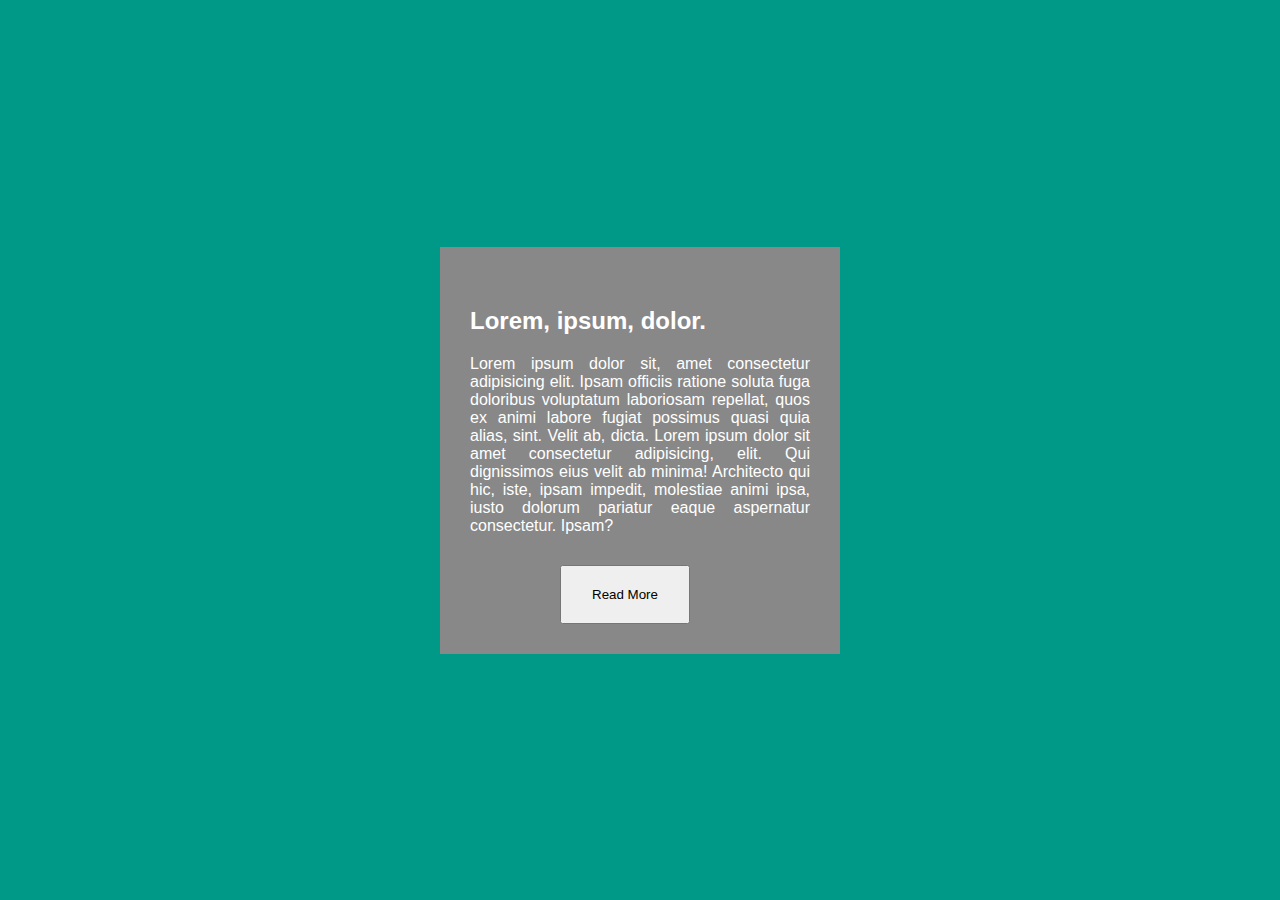
<file: 01_Read more-Read less/index.html>
<!DOCTYPE html>
<html lang="en">
<head>
	<meta charset="UTF-8">
	<meta name="viewport" content="width=device-width, initial-scale=1.0">
	<title>Javascript class-9 || 44</title>
	<link rel="stylesheet" href="style.css">

</head>
<body>

	<div class="card">
		<h2>Lorem, ipsum, dolor.</h2>
		<div class="card-body">
			<p>
				Lorem ipsum dolor sit, amet consectetur adipisicing elit. Ipsam officiis ratione soluta fuga doloribus voluptatum laboriosam repellat, quos ex animi labore fugiat possimus quasi quia alias, sint. Velit ab, dicta. Lorem ipsum dolor sit amet consectetur adipisicing, elit. Qui dignissimos eius velit ab minima! Architecto qui hic, iste, ipsam impedit, molestiae animi ipsa, iusto dolorum pariatur eaque aspernatur consectetur. Ipsam? <span class="less" id="text">Lorem, ipsum dolor sit, amet consectetur adipisicing elit. Placeat, odio, recusandae? Animi atque dolore nulla deleniti, excepturi, corrupti optio eius. Lorem ipsum dolor si.</span>
			</p>
			<button id="btn">Read More</button>
		</div>
	</div>
	


	<script src="https://ajax.googleapis.com/ajax/libs/jquery/3.6.4/jquery.min.js"></script>
	<script src="main.js"></script>
</body>
</html>
</file>
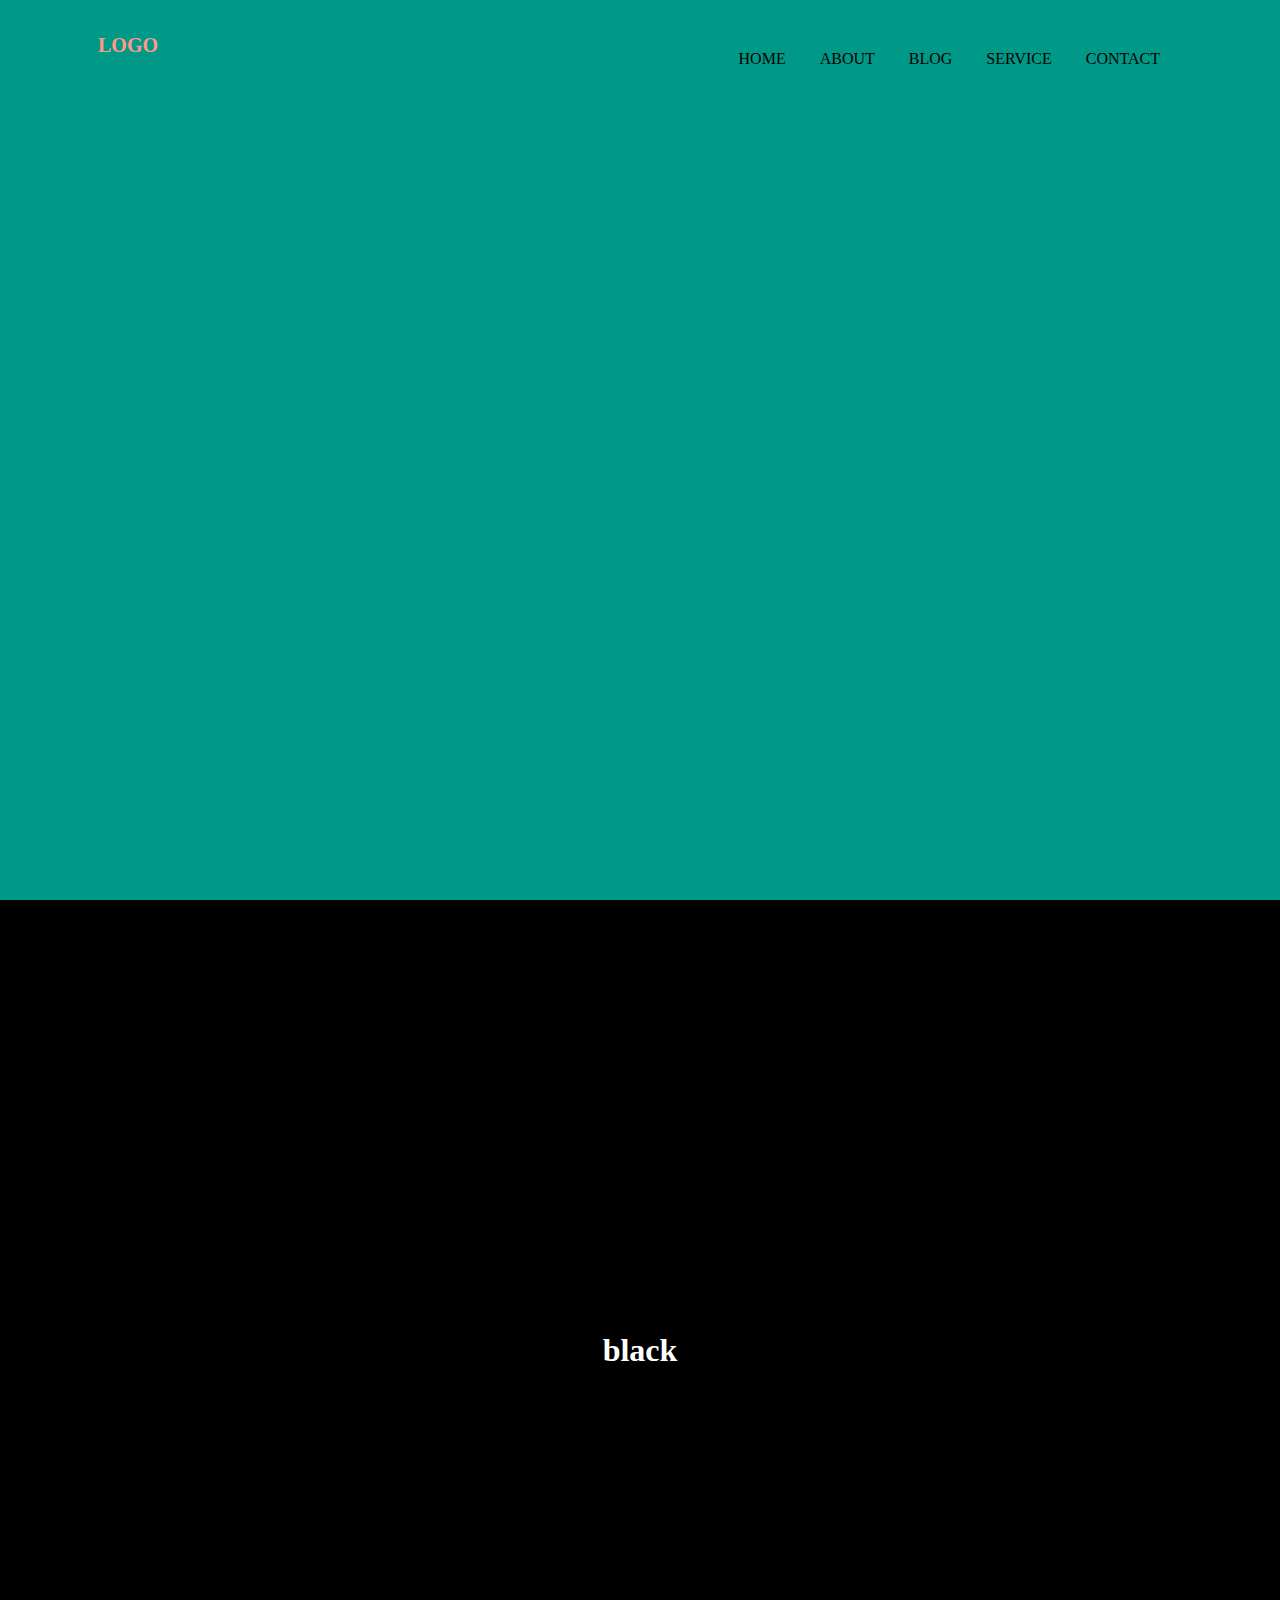
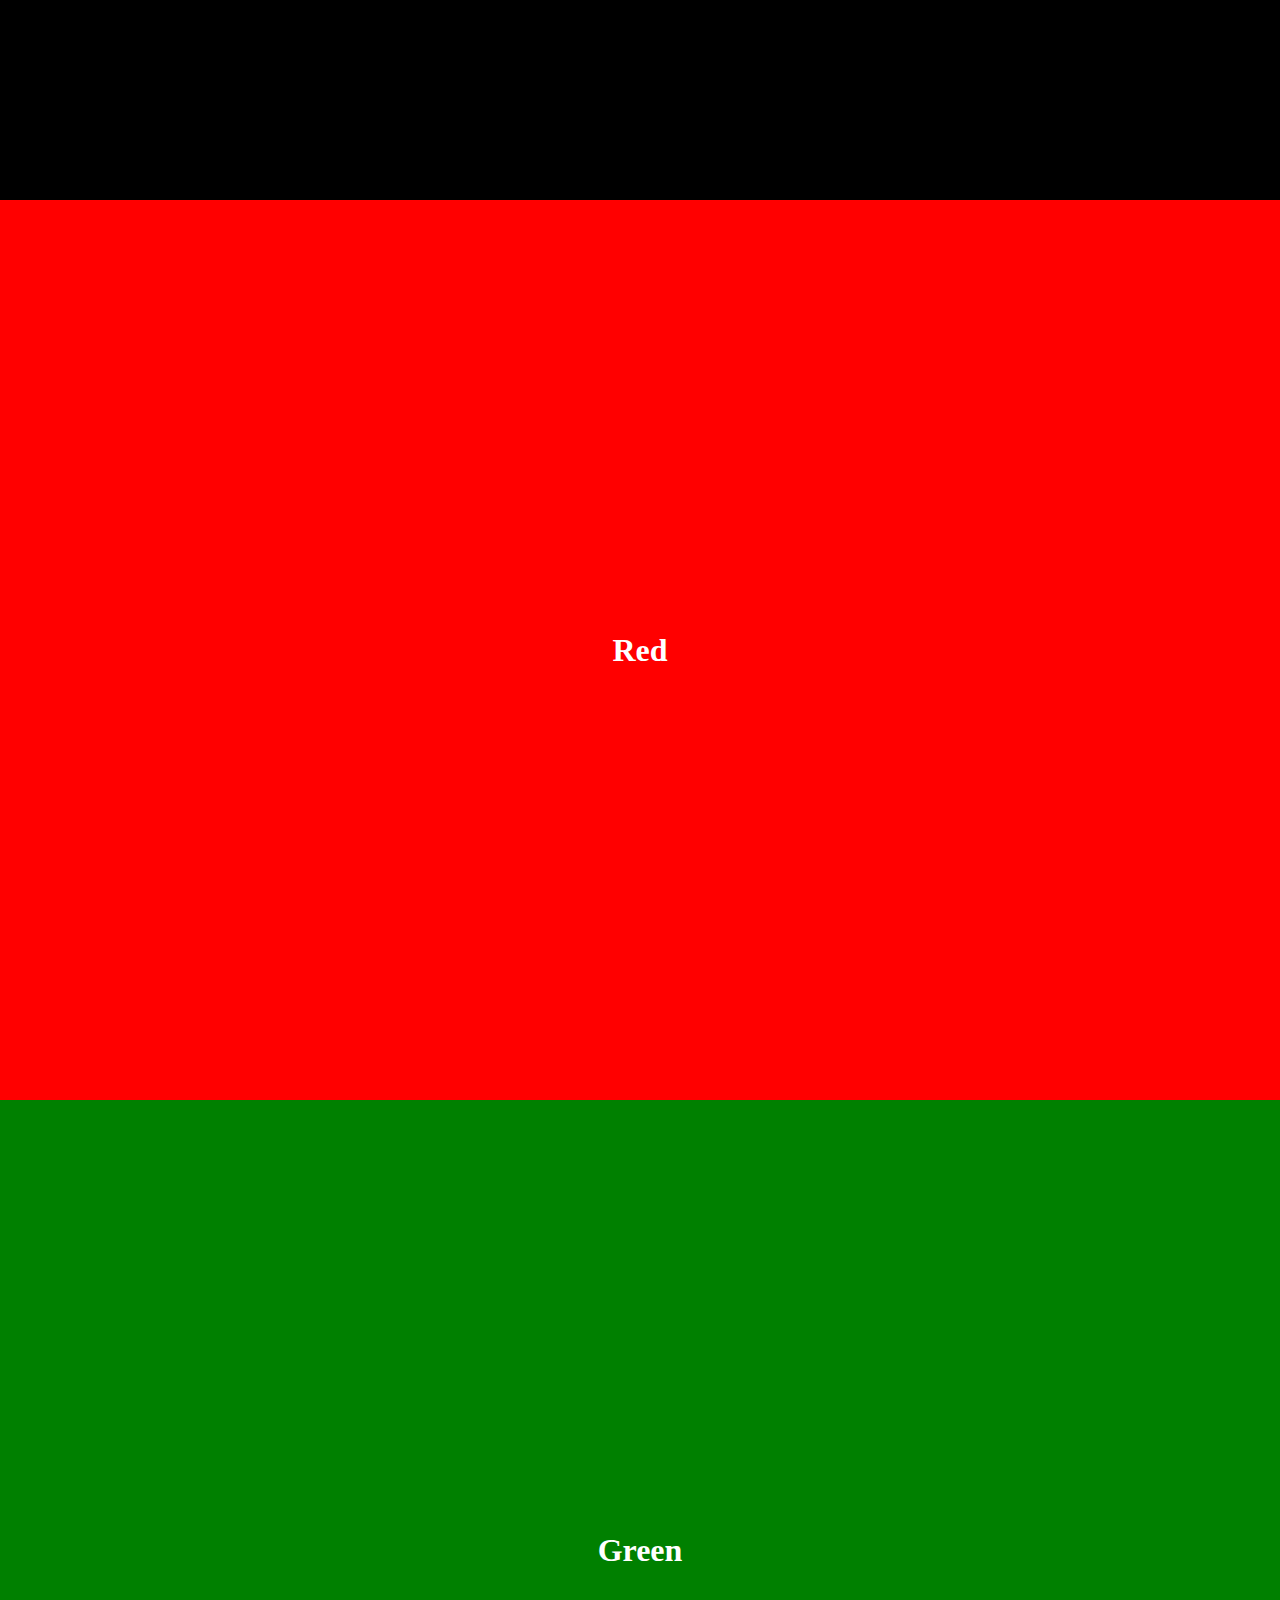
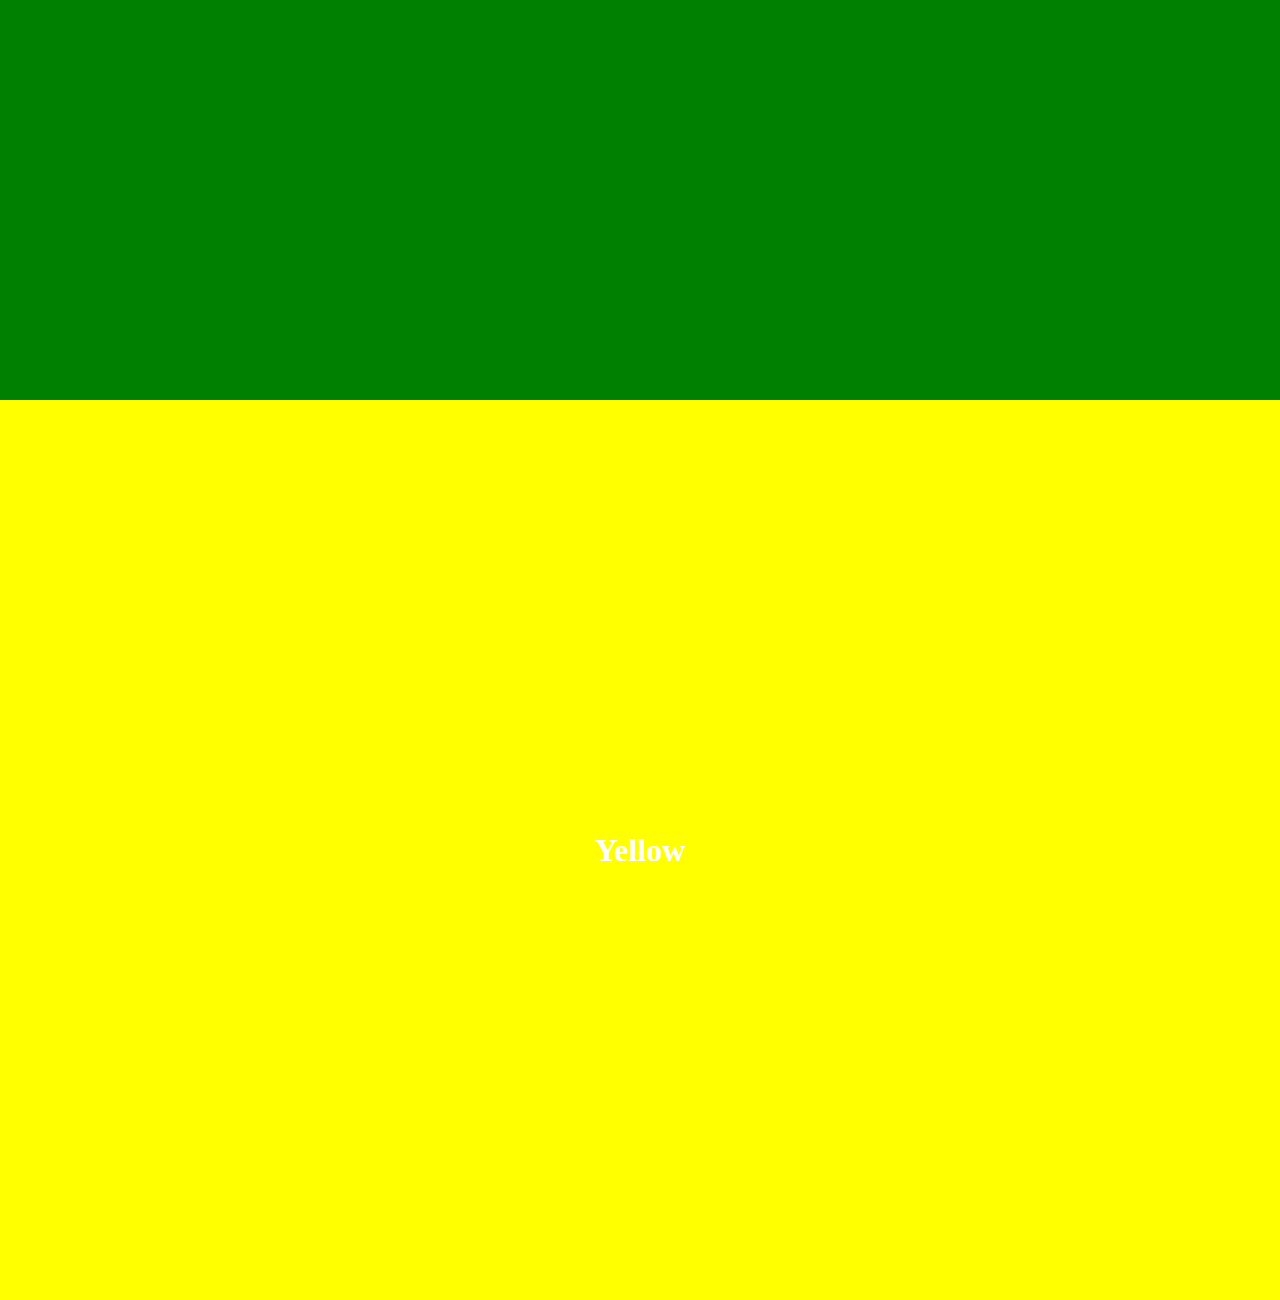
<file: 02_Scroll menu/index.html>
<!DOCTYPE html>
<html lang="en">
<head>
	<meta charset="UTF-8">
	<meta name="viewport" content="width=device-width, initial-scale=1.0">
	<title>Javascript class-9 || 44</title>
	<link rel="stylesheet" href="style.css">

</head>
<body>

	<section class="home">
		<nav id="nav">
			<div class="logo">
				<a href="#">Logo</a>
			</div>
			<ul>
				<li><a href="#">Home</a></li>
				<li><a href="#">About</a></li>
				<li><a href="#">Blog</a></li>
				<li><a href="#">Service</a></li>
				<li><a href="#">Contact</a></li>
			</ul>

			<div class="prants" id="navbtn">
				<div class="child"></div>
				<div class="child"></div>
				<div class="child"></div>
			</div>

		</nav>

		<ul class="nav-item" id="navItem">
			<li><a href="#">Home</a></li>
			<li><a href="#">About</a></li>
			<li><a href="#">Blog</a></li>
			<li><a href="#">Service</a></li>
			<li><a href="#">Contact</a></li>
		</ul>

	</section>
	<section class="green">
		<h1>black</h1>
	</section>
	<section class="red" >
		<h1>Red</h1>
	</section>
	<section class="black">
		<h1>Green</h1>
	</section>
	<section class="yellow">
		<h1>Yellow</h1>
	</section>

	<div class="scroll" id="scrollTop">
		<a href="#">Top</a>
	</div>



	<script src="main.js"></script>
</body>
</html>
</file>
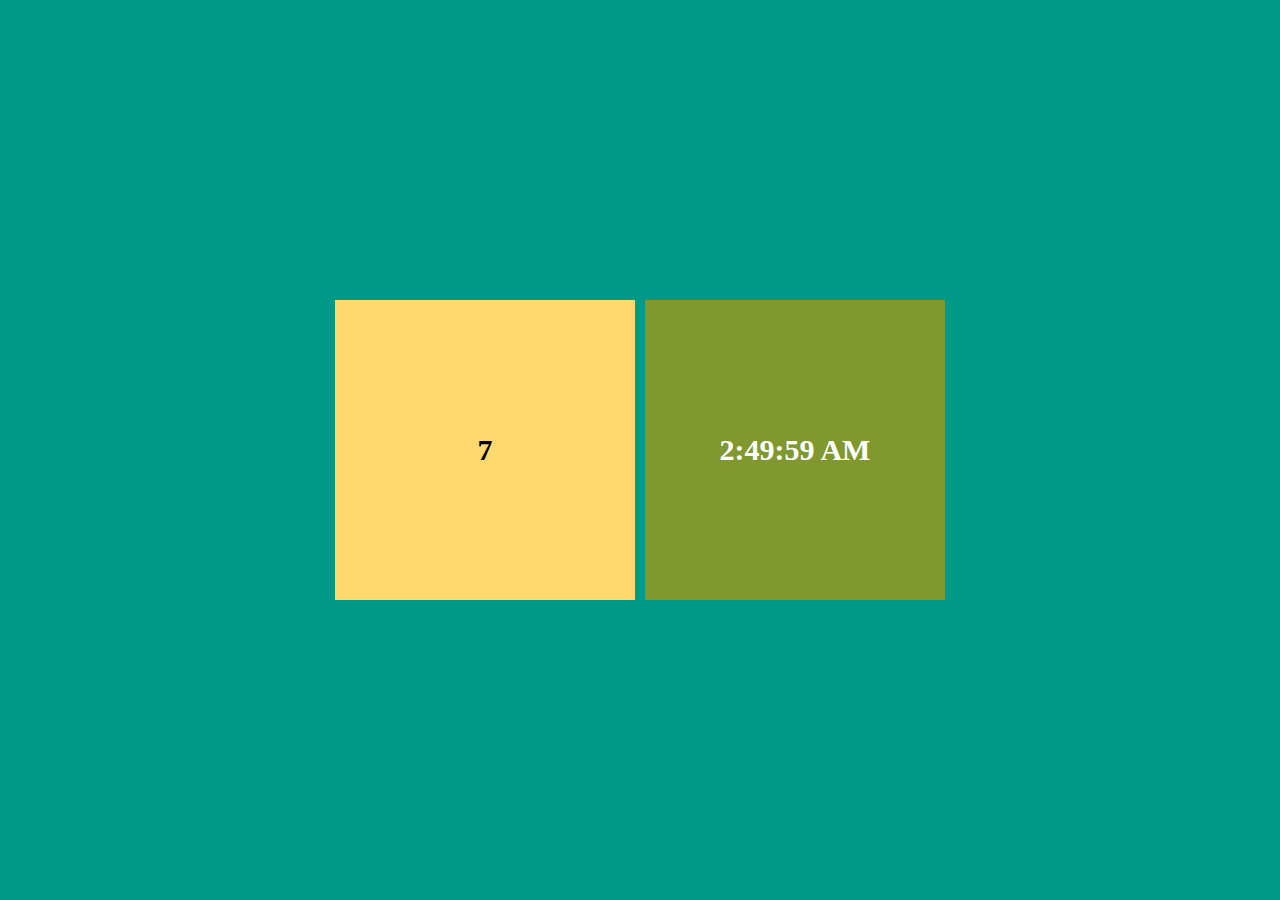
<file: 05_Counter and Time/index.html>
<!DOCTYPE html>
<html lang="en">
<head>
	<meta charset="UTF-8">
	<meta name="viewport" content="width=device-width, initial-scale=1.0">
	<title>Javascript class-9 || 44</title>
	<link rel="stylesheet" href="style.css">

</head>
<body>

	<div class="counter" id="counterUp"></div>
	<div id="time"></div>
	


	<script src="main.js"></script>
</body>
</html>
</file>
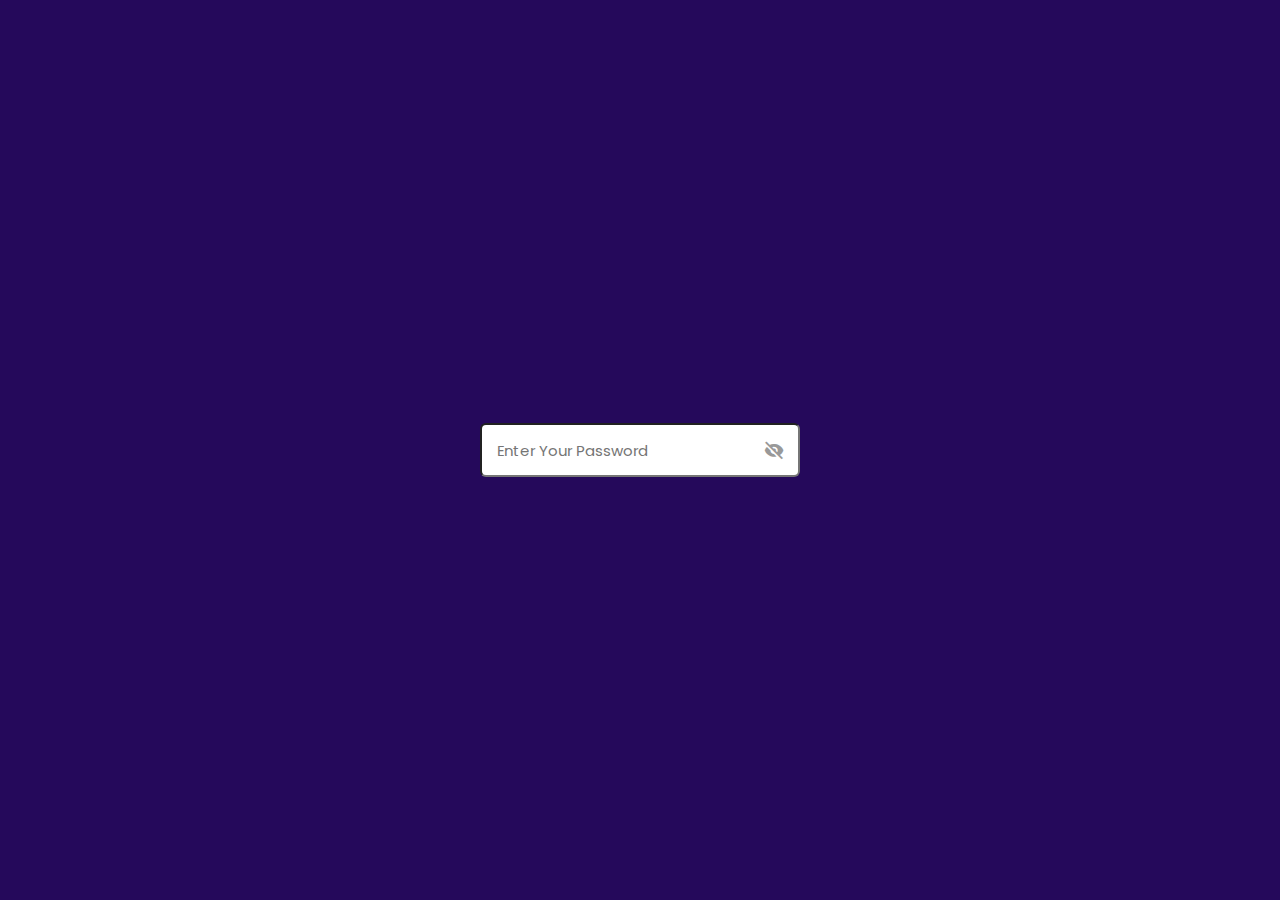
<file: 08_Password icon show hide/index.html>
<!DOCTYPE html>
<html lang="en">
<head>
	<meta charset="UTF-8">
	<meta name="viewport" content="width=device-width, initial-scale=1.0">
	<title>Password Show Hide icon</title>
	<link href='https://unpkg.com/boxicons@2.1.4/css/boxicons.min.css' rel='stylesheet'>
	<link rel="stylesheet" href="css/style.css">
</head>
<body>
	<div class="container">
		<form action="#">
			<div class="input">
				<input type="password" placeholder="Enter Your Password" id="pass">
				<i class='bx bxs-hide' id="hide-icon"></i>
				<!-- <i class='bx bxs-show' id="show-icon"></i> -->
			</div>
		</form>
	</div>


	<!-- javascript -->
	<script src="js/jquery-3.6.4.min.js"></script>
	<script src="js/meain.js"></script>
</body>
</html>
</file>
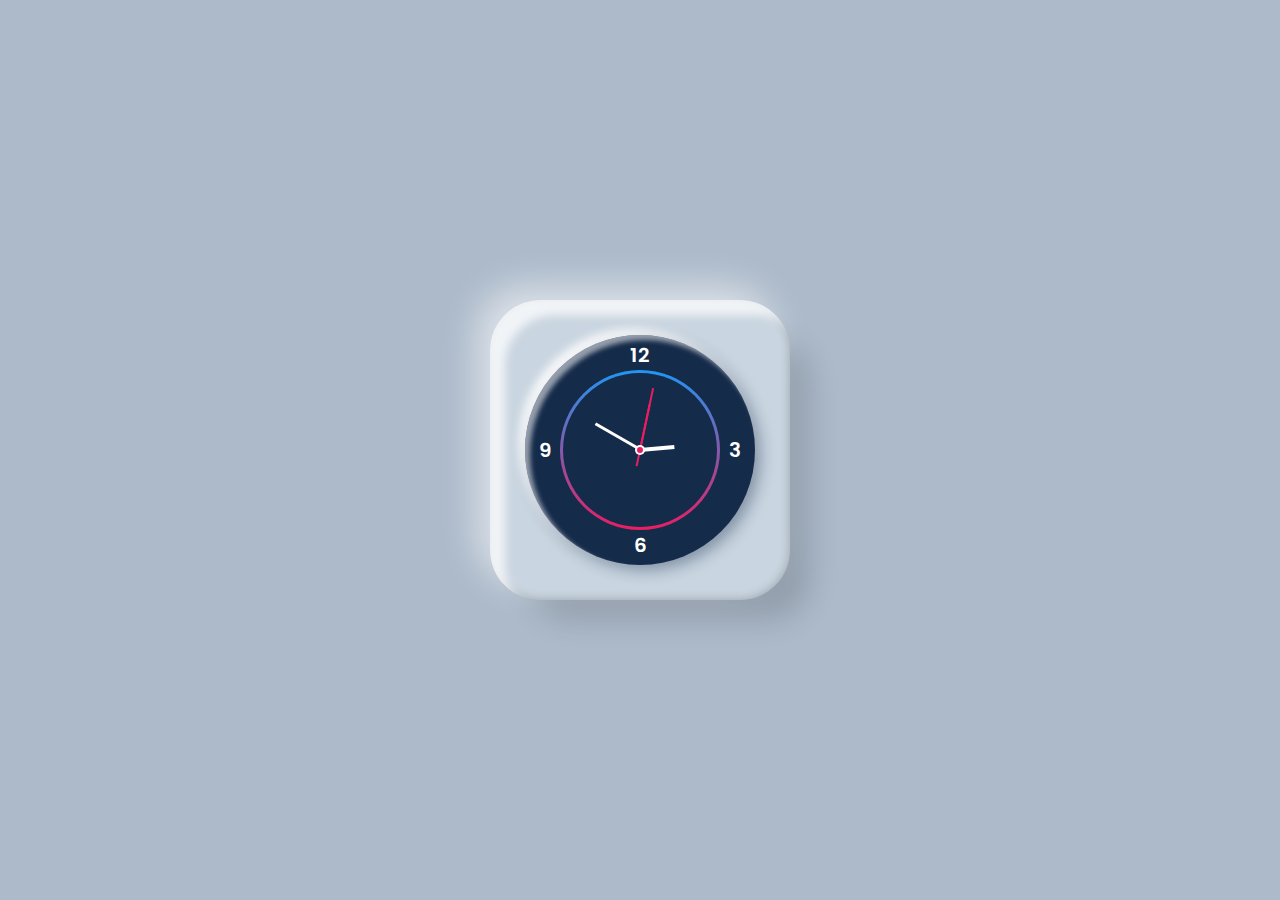
<file: 10_Animated Analog Clock/index.html>
<!DOCTYPE html>
<html lang="en">
<head>
	<meta charset="UTF-8">
	<meta name="viewport" content="width=device-width, initial-scale=1.0">
	<title>Animated Analog Clock</title>
	<!-- <link rel="stylesheet" href="https://cdnjs.cloudflare.com/ajax/libs/font-awesome/6.2.1/css/all.min.css" integrity="sha512-MV7K8+y+gLIBoVD59lQIYicR65iaqukzvf/nwasF0nqhPay5w/9lJmVM2hMDcnK1OnMGCdVK+iQrJ7lzPJQd1w==" crossorigin="anonymous" referrerpolicy="no-referrer" /> -->
	<link rel="stylesheet" href="css/style.css">
</head>
<body>
	
	<div class="clock">
		<div class="numbers">
			<span style="--i:0;"><b>12</b></span>
			<span style="--i:1;"><b>3</b></span>
			<span style="--i:2;"><b>6</b></span>
			<span style="--i:3;"><b>9</b></span>

			<div class="circle" id="hr"><i></i></div>
			<div class="circle" id="mn"><i></i></div>
			<div class="circle" id="sc"><i></i></div>
		</div>
	</div>


	<!-- javascript -->
	<script src="js/jquery-3.6.4.min.js"></script>
	<script src="js/meain.js"></script>
</body>
</html>
</file>
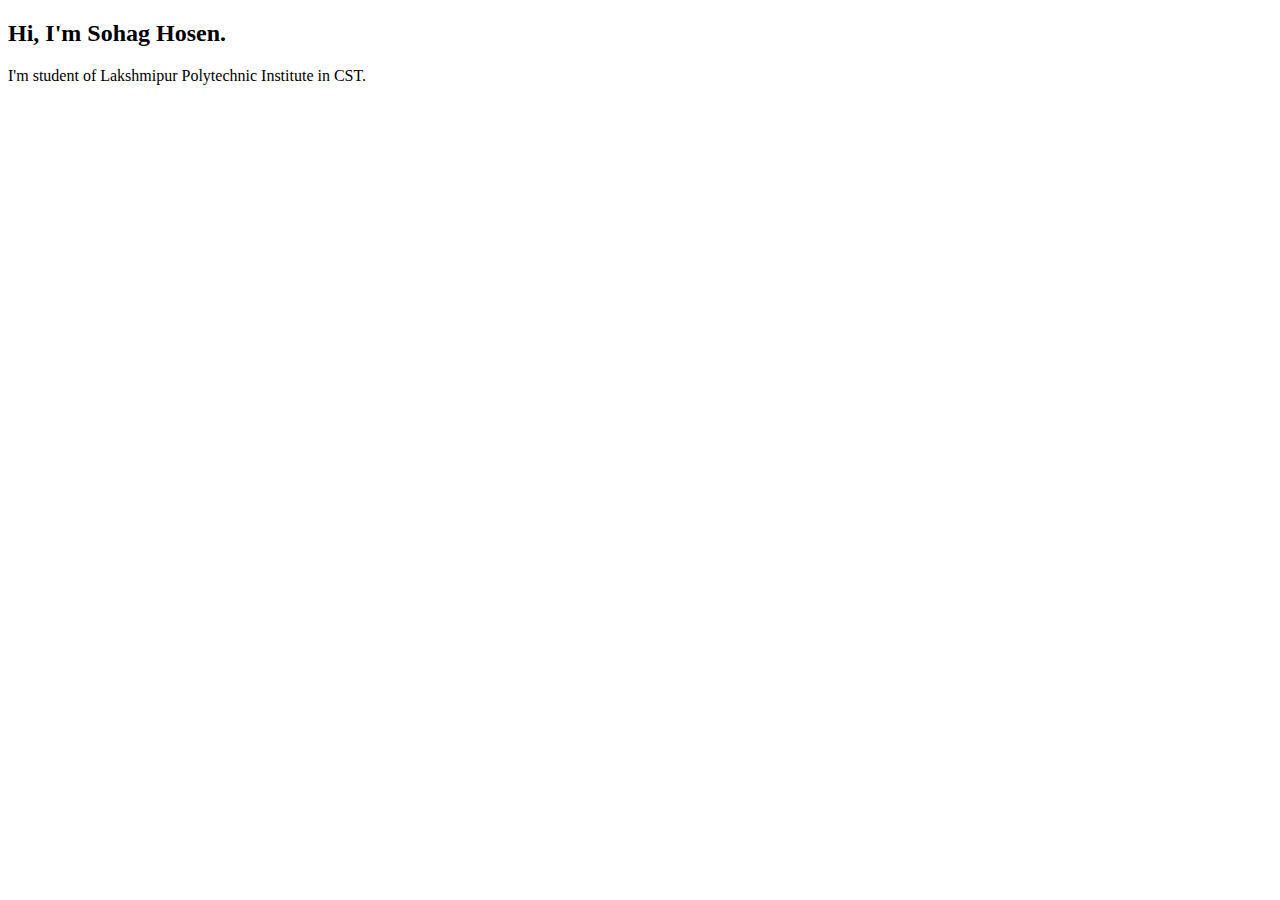
<file: 12_Google Translate add/index.html>
<!DOCTYPE html>
<html lang="en">
<head>
	<meta charset="UTF-8">
	<meta name="viewport" content="width=device-width, initial-scale=1.0">
	<title>Google Translate Add </title>
</head>
<body>
	<h2>Hi, I'm Sohag Hosen.</h2>
	<p>I'm student of Lakshmipur Polytechnic Institute in CST.</p>

	<div id="google_element"></div>

	<script src="http://translate.google.com/translate_a/element.js?cb=loadGoogleTranslate"></script>
	<script>
		function loadGoogleTranslate(){
			new google.translate.TranslateElement("google_element");
		}
	</script>
</body>
</html>
</file>
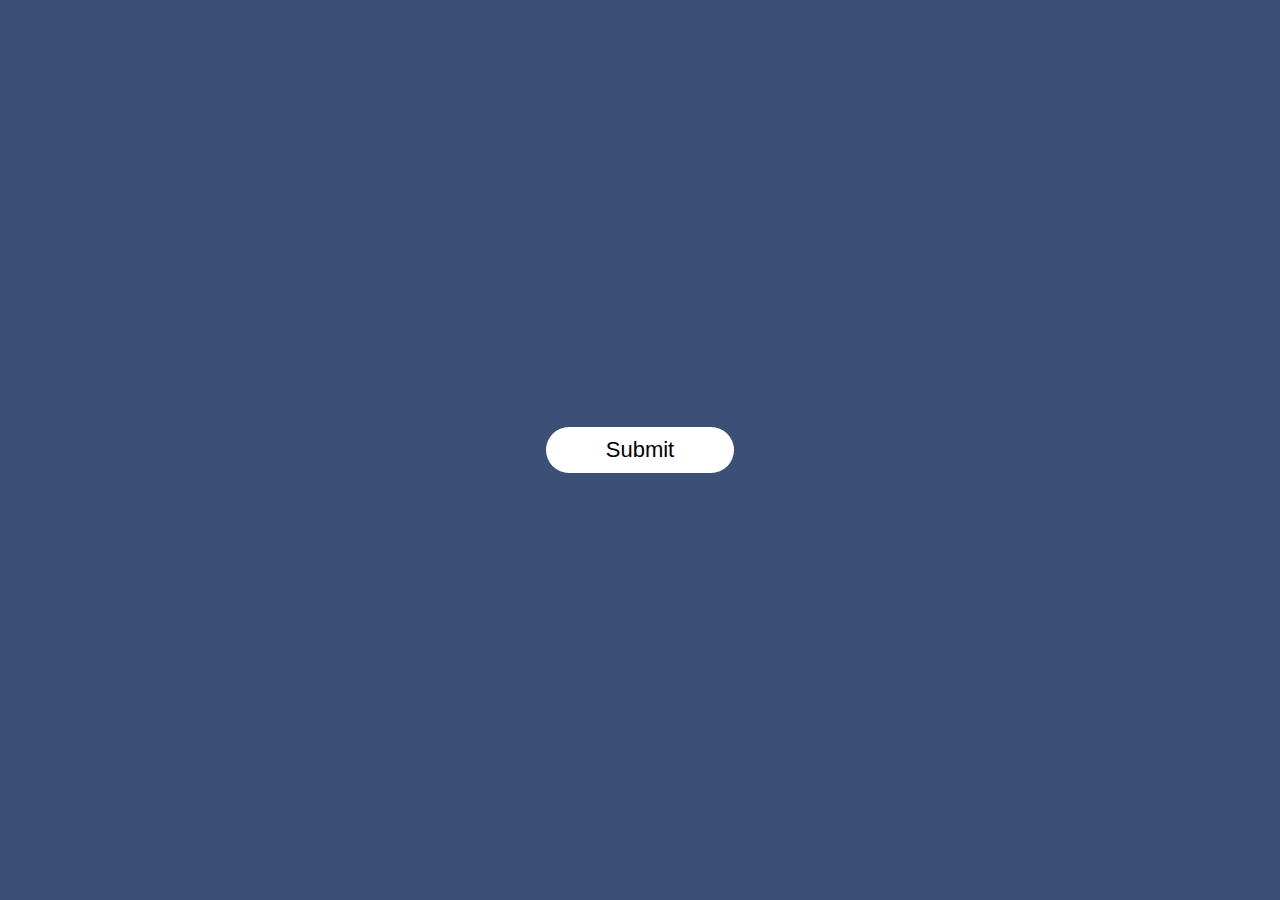
<file: 15_JS Popup/index.html>
<!DOCTYPE html>
<html lang="en">
<head>
    <meta charset="UTF-8">
    <meta name="viewport" content="width=device-width, initial-scale=1.0">
    <title>JS Popup</title>
    <link rel="stylesheet" href="style.css">
</head>
<body>
    
    <div class="container">
        <button type="submit" class="btn" onclick="openPopup()" >Submit</button>

        <!-- ------- POPUP ------------- -->

        <div class="popup" id="popup">
            <img src="tick.png" alt="..">
            <h2>Thank You!</h2>
            <p>Your details has been successfully submitted. Thanks!</p>
            <button type="submit" onclick="closePopup()">OK</button>
        </div>
    </div>


    <script src="main.js"></script>
</body>
</html>
</file>
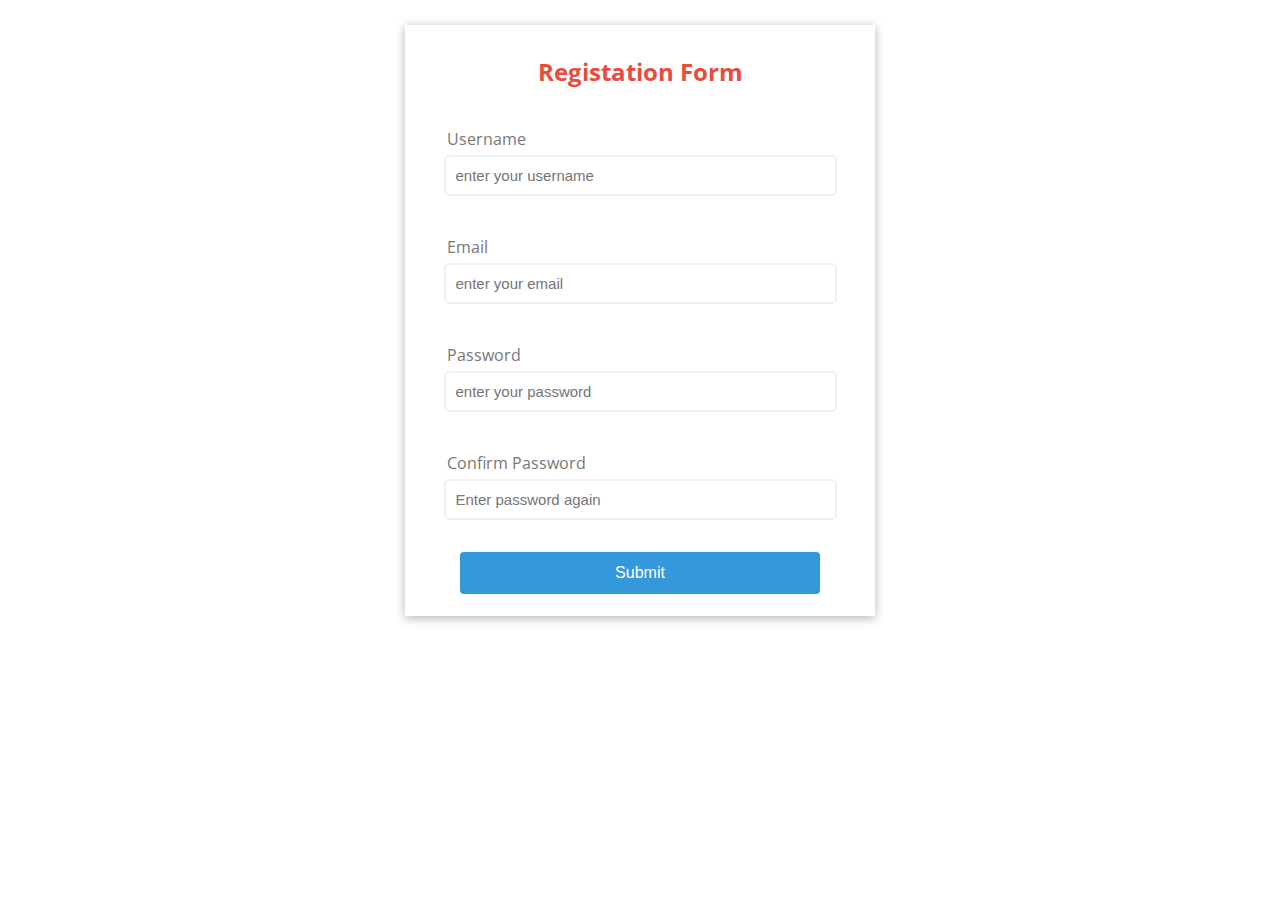
<file: 16_Form Validation/index.html>
<!DOCTYPE html>
<html lang="en">
<head>
	<meta charset="UTF-8">
	<meta name="viewport" content="width=device-width, initial-scale=1.0">
	<title>Form Validation Project</title>
	<link rel="stylesheet" href="style.css">
</head>
<body>

	<form action="" method="POST" id="Form">
		<div class="container">
			<h2>Registation Form</h2>

			<div class="form-control">
				<label for="username">Username</label>
				<input type="text" id="username" placeholder="enter your username">
				<small>Error Message</small>
			</div>

			<div class="form-control">
				<label for="email">Email</label>
				<input type="email" id="email" placeholder="enter your email">
				<small>Error Message</small>
			</div>

			<div class="form-control">
				<label for="password">Password</label>
				<input type="password" id="password" placeholder="enter your password">
				<small>Error Message</small>
			</div>

			<div class="form-control">
				<label for="password2">Confirm Password</label>
				<input type="password" id="password2" placeholder="Enter password again">
				<small>Error Message</small>
			</div>

			<button class="btn">Submit</button>
		</div>
	</form>
	
		
	

	<script src="main.js"></script>
</body>
</html>
</file>
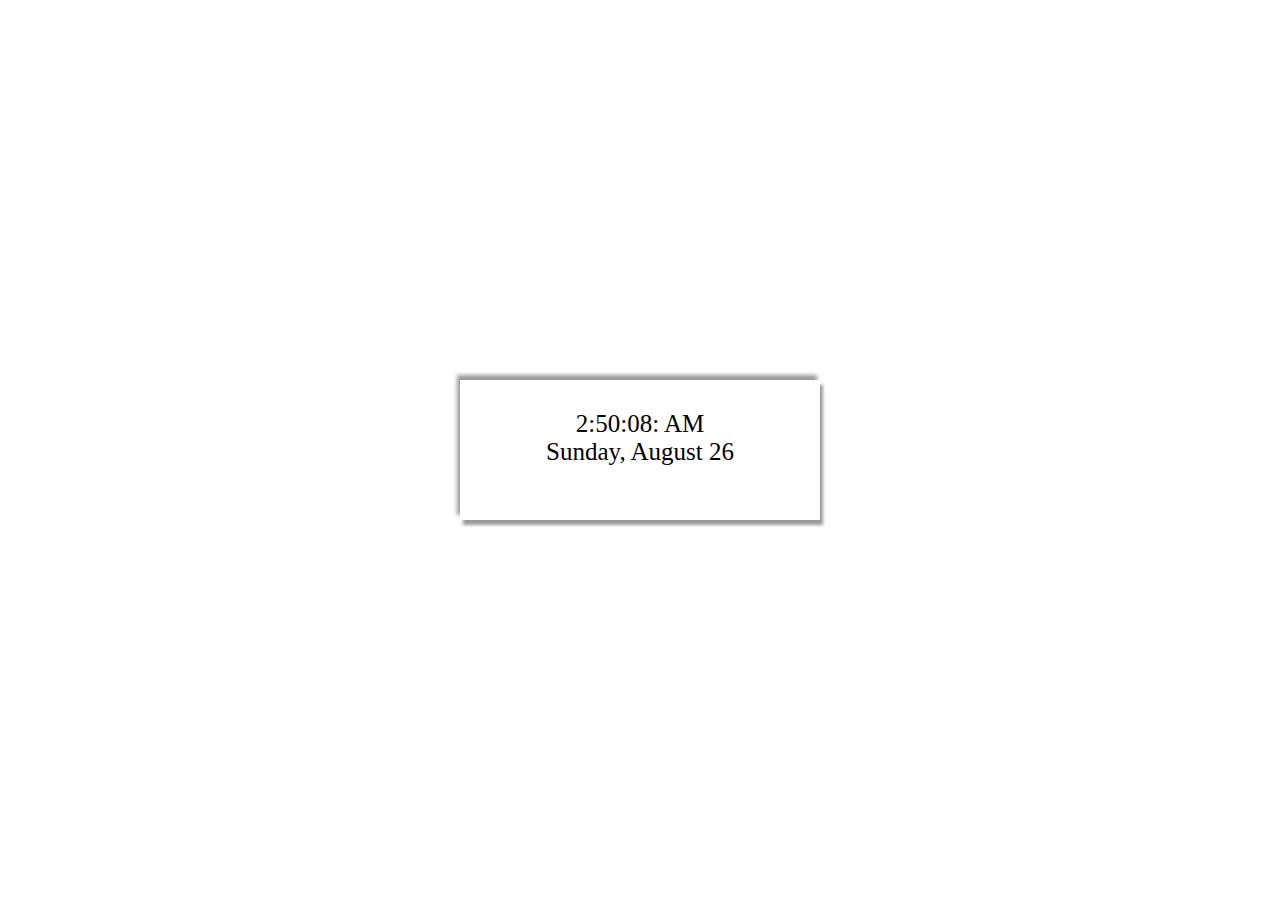
<file: 18_Digital Watch/index.html>
<!DOCTYPE html>
<html lang="en">
<head>
	<meta charset="UTF-8">
	<meta name="viewport" content="width=device-width, initial-scale=1.0">
	<title>Digital Watch</title>

	<!-- Cursor cdn Link -->
	<!-- <script src="https://cdn.jsdelivr.net/npm/kursor@0.0.14/dist/kursor.js"></script>
	 <link rel="stylesheet" href="https://unpkg.com/kursor/dist/kursor.css"> -->

	<link rel="stylesheet" href="style.css">
</head>
<body>

	<div class="myWatch">
		<span class="H"></span>
		<span class="M"></span><br>
		<span class="date"></span>
	</div>


	
	<script>
        // new kursor({
        //     type: 1
        // });

        function myTime() {
        	var myDate = new Date();
        	var hr, min = (myDate.getMinutes() < 10) ? "0" + myDate.getMinutes() : myDate.getMinutes(), sec = (myDate.getSeconds() < 10) ? "0" + myDate.getSeconds() : myDate.getSeconds(), M = (myDate.getHours() >= 12) ? "PM" : "AM";

        	if(myDate.getHours() == 0) {
        		hr = 12;
        	}else if (myDate.getHours() > 12) {
        		hr = myDate.getHours() - 12;
        	}else{
        		hr = myDate.getHours();
        	}

        	var currentTime = hr + ":" + min + ":" + sec + ":";

        	document.getElementsByClassName("H")[0].innerHTML = currentTime;
        	document.getElementsByClassName("M")[0].innerHTML = M;

        	var myDay = ['Sunday', 'Monday', 'Tuesday', 'Wednesday', 'Thursday', 'Friday', 'Saturday'],
        	myMonth = ['January', 'February', 'March', 'April', 'June', 'July', 'August', 'September', 'Octobar', 'November', 'December'],
			day = myDate.getDate();

			var currentDate = myDay[myDate.getDay()] + ', ' + myMonth[myDate.getMonth()] +" "+ day;
			document.getElementsByClassName('date')[0].innerHTML = currentDate;
        }

        myTime();

        setInterval(function() {
        	myTime();
        }, 1000);

    </script>
</body>
</html>
</file>
<file: 01_Read more-Read less/style.css>
*{
	margin: 0;
	padding: 0;
	box-sizing: border-box;
	font-family: sans-serif;
}
body{
	background: #098;
	color: #fff;
	width: 100%;
	height: 100vh;
	display: flex;
	justify-content: center;
	align-items: center;
}
.card{
	width: 400px;
	height: auto;
	background: #888;
	padding: 30px;
}
.card h2{
	margin-top: 30px;
	margin-bottom: 20px;
}
.card .card-body p{
	text-align: justify;
	margin-bottom: 30px;
}
.card .card-body .less{
	display: none;
}
.card .card-body .more{
	display: inline;
}
.card .card-body button{
	padding: 20px 30px;
	margin-left: 90px;
	cursor: pointer;
}
</file>
<file: 02_Scroll menu/style.css>
*{
	margin: 0;
	padding: 0;
	box-sizing: border-box;
	font-family: serif;
}
html{
	scroll-behavior: smooth;
}
a{
	text-decoration: none;
}
.home{
	width: 100%;
	height: 100vh;
	background: #098;
}
.home nav{
	width: 100%;
	height: 10vh;
}
.home nav .logo{
	width: 20%;
	height: 10vh;
	display: flex;
	justify-content: center;
	align-items: center;
}
.home nav .logo{
	width: 20%;
	height: 10vh;
	display: flex;
	justify-content: center;
	align-items: center;
}
.home nav .logo a{
	color: #f98;
	text-transform: uppercase;
	font-size: 20px;
	font-weight: bolder;

}
.home nav ul{
	list-style: none;
	float: right;
	margin-right: 120px;
	margin-top: -40px;
}
.home nav ul li{
	display: inline-block;
	margin-left: 30px;
}
.home nav ul li a{
	color: #000;
	text-transform: uppercase;
	font-size: 16px;
}
.green{
	width: 100%;
	height: 100vh;
	background: black;
	display: flex;
	justify-content: center;
	align-items: center;
	color: #fff;
}
.red{
	width: 100%;
	height: 100vh;
	background: red;
	display: flex;
	justify-content: center;
	align-items: center;
	color: #fff;
}
.black{
	width: 100%;
	height: 100vh;
	background: green;
	display: flex;
	justify-content: center;
	align-items: center;
	color: #fff;
}
.yellow{
	width: 100%;
	height: 100vh;
	background: yellow;
	display: flex;
	justify-content: center;
	align-items: center;
	color: #fff;
}
.nav-bg{
	background: #fff;
	color: #000;
	border-bottom: 5px solid green;
	position: fixed;
	top: 0;
}
.scroll{
	width: 50px;
	height: 50px;
	display: flex;
	justify-content: center;
	align-items: center;
	border-radius: 50%;
	background: #885BFA;
	float: right;
	position: fixed;
	bottom: 30px;
	right: 30px;
	pointer-events: none;
	opacity: 0;
}
.scroll a{
	color: #fff;
}
.scrollNow{
	opacity: 1;
	pointer-events: unset;
}

.prants{
	float: right;
	margin-right: 5%;
	margin-top: -63px;
	display: none;
	cursor: pointer;
}
.prants .child{
	width: 30px;
	height: 3px;
	background: #000;
	margin-bottom: 3px;
}
.nav-item {
	padding: 10px 50px;
	list-style: none;
	background: #998;
	width: 200px;
	height: auto;
	display: none;
}
.nav-item li{
	padding-top: 20px;
	margin-bottom: 30px;
	text-transform: uppercase;
}
.nav-item li a{
	color: #fff;
}

@media screen and (max-width: 991px){
	.home nav ul{
		display: none;
	}
	.prants{
		display: inline-block;
	}
	.navItem-show{
		display: block;
		margin: auto;
	}	
}
</file>
<file: 05_Counter and Time/style.css>
*{
	margin: 0;
	padding: 0;
	box-sizing: border-box;
	font-family: serif;
}

body{
	width: 100%;
	height: 100vh;
	background: #098;
	display: flex;
	justify-content: center;
	align-items: center;
}
.counter{
	width: 300px;
	height: 300px;
	background: #FFD96D;
	display: flex;
	justify-content: center;
	align-items: center;
	color: #000;
	font-size: 30px;
	font-weight: bolder;
}
#time{
	width: 300px;
	height: 300px;
	background: #819830;
	display: flex;
	justify-content: center;
	align-items: center;
	color: #fff;
	font-size: 30px;
	font-weight: bolder;
	margin-left: 10px;
}
</file>
<file: 08_Password icon show hide/css/style.css>
@import url('https://fonts.googleapis.com/css2?family=Poppins:wght@300;400;500;600;700;800;900&display=swap');

*{
	margin: 0;
	padding: 0;
	font-family: 'Poppins', sans-serif;
	box-sizing: border-box;
}

.container{
	height: 100vh;
	width: 100%;
	display: flex;
	align-items: center;
	justify-content: center;
	background-color: #25095B;
	column-gap: 30px;
}

form .input{
	position: relative;
}

form input{
	width: 320px;
	height: 40px;
	padding: 25px 15px;
	font-size: 15px;
	border-radius: 6px;
}

form i{
	position: absolute;
	top: 50%;
	right: 15px;
	transform: translateY(-50%);
	font-size: 22px;
	color: #999;
	cursor: pointer;
}

#show-icon{
	display: none;
}
</file>
<file: 10_Animated Analog Clock/css/style.css>
@import url('https://fonts.googleapis.com/css2?family=Poppins:wght@300;400;500;600;700;800;900&display=swap');

*{
	margin: 0;
	padding: 0;
	font-family: 'Poppins', sans-serif;
	box-sizing: border-box;
}

body{
	display: flex;
	justify-content: center;
	align-items: center;
	min-height: 100vh;
	background: #acbaca;
}

.clock{
	position: relative;
	width: 300px;
	height: 300px;
	background: #c9d5e0;
	display: flex;
	justify-content: center;
	align-items: center;
	border-radius: 50px;
	box-shadow: 30px 30px 30px -10px rgba(0, 0, 0, 0.15), inset 15px 15px 10px rgba(255, 255, 255, .75), -15px -15px 35px rgba(255, 255, 255, .55), inset -1px -1px 10px rgba(0, 0, 0, .2);	
}
.clock:before{
	content: '';
	position: absolute;
	width: 4px;
	height: 4px;
	background: #e91e63;
	border-radius: 50%;
	z-index: 1000;
	box-shadow: 0 0 0 1px #e91e63, 0 0 0 3px #fff, 0 0 5px rgba(0, 0, 0, .15);
}

.clock .numbers{
	position: absolute;
	inset: 35px;
	background: #152b4a;
	border-radius: 50%;
	box-shadow: 5px 5px 15px #152b4a66, inset 5px 5px 5px rgba(255, 255, 255, .55), -6px -6px 10px rgba(255, 255, 255, 1);
}

.clock .numbers span{
	position: absolute;
	inset: 5px;
	text-align: center;
	color: #fff;
	font-size: 1.25em;
	transform: rotate(calc(90deg * var(--i)));
}

.clock .numbers span b{
	font-weight: 600;
	display: inline-block;
	transform: rotate(calc(-90deg * var(--i)));
}

.clock .numbers::before{
	content: '';
	position: absolute;
	inset: 35px;
	background: linear-gradient(#2196f3, #e91e63);
	border-radius: 50%;
	animation: animate 2s linear infinite;
}
@keyframes animate{
	0%{
		transform: rotate(0deg);
	}
	100%{
		transform: rotate(360deg);
	}
}

.clock .numbers::after{
	content: '';
	position: absolute;
	inset: 38px;
	background: #152b4a;
	border-radius: 50%;
}

.clock .numbers .circle{
	position: absolute;
	inset: 0;
	border-radius: 50%;
	display: flex;
	justify-content: center;
	z-index: 10;
}

.clock .numbers .circle i{
	position: absolute;
	width: 3px;
	height: 50%;
	background: #fff;
	transform-origin: bottom;
	transform: scaleY(0.55);
}

.clock .numbers .circle#hr i{
	transform: scaleY(0.3);
	width: 4px;
}

.clock .numbers .circle#mn i{
	transform: scaleY(0.45);
}

.clock .numbers .circle#sc i{
	width: 2px;
	transform: scaleY(0.55);
	background: #e91e63;
	box-shadow: 0 30px 0 #e91e63;
}
</file>
<file: 15_JS Popup/style.css>
*{
    margin: 0;
    padding: 0;
    box-sizing: border-box;
    font-family: sans-serif;
}

.container{
   width: 100%;
   height: 100vh;
   background: #3c5077;
   display: flex;
   justify-content: center;
   align-items: center;
}

.btn{
    padding: 10px 60px;
    background: #fff;
    border: 0;
    outline: none;
    cursor: pointer;
    font-size: 22px;
    font-weight: 500;
    border-radius: 30px;
}

.popup{
    width: 400px;
    background: #fff;
    border-radius: 6px;
    position: absolute;
    top: 0;
    left: 50%;
    transform: translate(-50%, -50%) scale(0.1);
    text-align: center;
    padding: 0 30px 30px;
    color: #333;
    visibility: hidden;
    transition: tranform .4s, top 0.4s;
}

.open-popup{
    visibility: visible;
    top: 50%;
    transform: translate(-50%, -50%) scale(1);
}

.popup img{
    width: 100px;
    margin-top: -50px;
    border-radius: 50%;
    box-shadow: 0 2px 5px rgba(0, 0, 0, 0.2);
}

.popup h2{
    font-size: 38px;
    font-weight: 500;
    margin: 30px 0 10px;
}

.popup button{
    width: 100%;
    margin-top: 50px;
    padding: 10px 0;
    background: #0AA06E;
    color: #fff;
    border: 0;
    outline: none;
    font-size: 18px;
    border-radius: 4px;
    cursor: pointer;
    box-shadow: 0 5px 5px rgba(0, 0, 0, 0.2);
}
</file>
<file: 16_Form Validation/style.css>
@import url('https://fonts.googleapis.com/css2?family=Open+Sans&display=swap');

:root{
	--success-color: #2ecc71;
	--error-color: #e74c3c;
}

body{
	font-family: 'Open Sans', sans-serif;
}
#Form{
	margin-top: 25px;
}
.container{
	background: #fff;
	border: 5px;
	box-shadow: 0 2px 10px rgba(0, 0, 0, .3);
	width: 450px;
	margin: auto;
	text-align: center;
	padding: 10px;
}
h2{
	color: #e74c3c;
	text-transform: capitalize;
}
.form-control{
	padding: 20px;
	position: relative;
}
.form-control label{
	color: #777;
	display: block;
	margin-left: 12px;
	text-align: justify;
	margin-bottom: 5px;
	text-transform: capitalize;
}
.form-control input{
	border: 2px solid #f0f0f0;
	border-radius: 5px;
	padding: 10px;
	width: 90%;
	font-size: 15px;
}
.form-control input:focus{
	border-color: #777;
	outline: none;
}

.form-control.success {
	border-color: var(--success-color);
}
.form-control.error {
	border-color: var(--error-color);
}

.form-control small{
	color: var(--error-color);
	position: absolute;
	bottom: 0;
	left: 40px;
	visibility: hidden;
}
.form-control.error small{
	visibility: visible !important;
}

	/*-- btn --*/

.btn{
	cursor: pointer;
	background: #3498db;
	border: 2px solid #3498db;
	border-radius: 4px;
	color: #fff;
	display: block;
	padding: 10px;
	font-size: 16px;
	margin: 12px auto;
	width: 80%;
}
</file>
<file: 18_Digital Watch/style.css>
.myWatch{
	width: 300px;
	height: 80px;
	text-align: center;
	font-size: 25px;
	background: #fff;
	padding: 30px;
	box-shadow: 3px 5px 3px rgba(0, 0, 0, .4), -3px -5px 4px rgba(0, 0, 0, .4);
	position: absolute;
	top: 50%;
	left: 50%;
	transform: translate(-50%, -50%);
}
</file>
